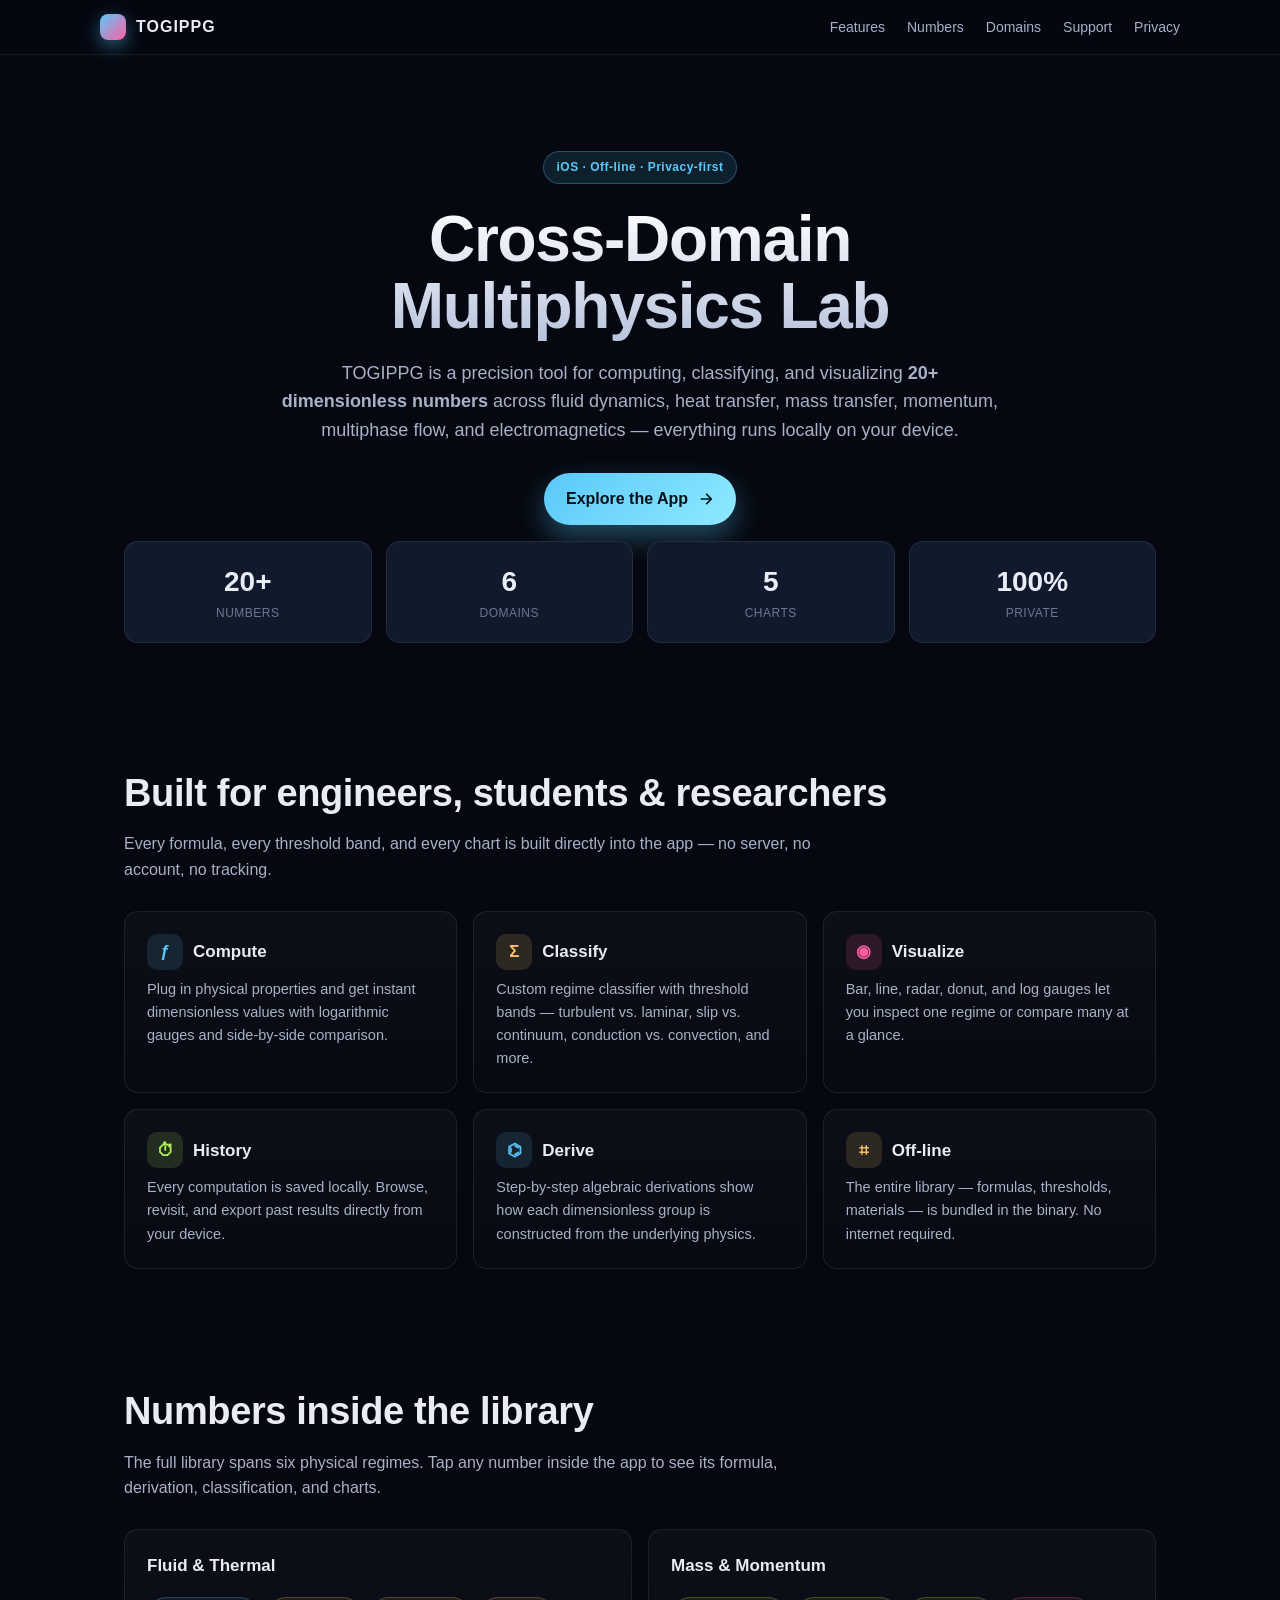
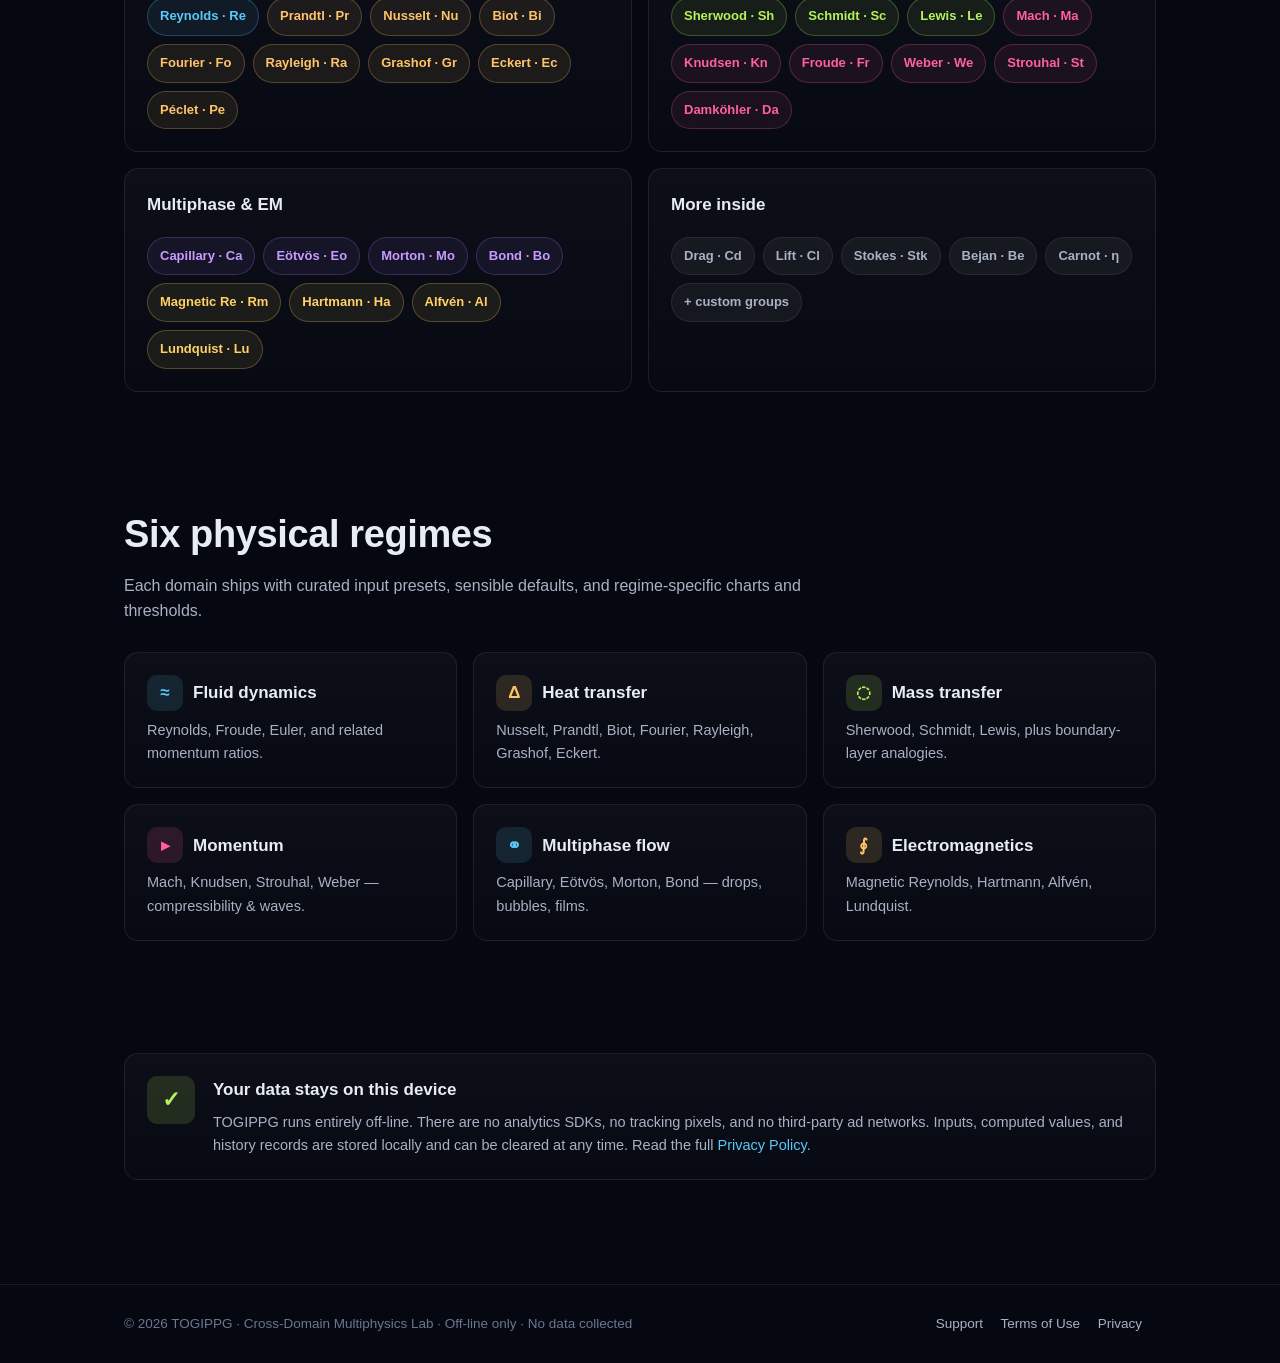
<file: index.html>
<!DOCTYPE html>
<html lang="en">
<head>
  <meta charset="UTF-8" />
  <meta name="viewport" content="width=device-width, initial-scale=1.0" />
  <title>TOGIPPG — Cross-Domain Multiphysics Dimensionless Number Lab</title>
  <meta name="description" content="Compute, classify, and visualize 20+ dimensionless numbers across fluid dynamics, heat transfer, mass transfer, momentum, multiphase flow, and electromagnetics. 100% off-line." />
  <meta name="theme-color" content="#050810" />
  <link rel="stylesheet" href="styles.css" />
</head>
<body>
  <div class="bg"></div>

  <header class="nav">
    <div class="wrap nav-inner">
      <a href="index.html" class="brand">
        <span class="dot"></span>
        TOGIPPG
      </a>
      <nav class="nav-links">
        <a href="#features">Features</a>
        <a href="#numbers">Numbers</a>
        <a href="#domains">Domains</a>
        <a href="support.html">Support</a>
        <a href="privacy.html">Privacy</a>
      </nav>
    </div>
  </header>

  <main class="wrap">
    <!-- Hero -->
    <section class="hero">
      <span class="kicker">iOS · Off-line · Privacy-first</span>
      <h1 class="headline">Cross-Domain<br />Multiphysics Lab</h1>
      <p class="lede">
        TOGIPPG is a precision tool for computing, classifying, and visualizing
        <strong>20+ dimensionless numbers</strong> across fluid dynamics, heat
        transfer, mass transfer, momentum, multiphase flow, and electromagnetics —
        everything runs locally on your device.
      </p>
      <a class="cta" href="#features">
        Explore the App
        <svg width="16" height="16" viewBox="0 0 24 24" fill="none" stroke="currentColor" stroke-width="2.5" stroke-linecap="round" stroke-linejoin="round"><path d="M5 12h14"/><path d="M13 5l7 7-7 7"/></svg>
      </a>

      <div class="stats">
        <div class="stat"><div class="v">20+</div><div class="l">Numbers</div></div>
        <div class="stat"><div class="v">6</div><div class="l">Domains</div></div>
        <div class="stat"><div class="v">5</div><div class="l">Charts</div></div>
        <div class="stat"><div class="v">100%</div><div class="l">Private</div></div>
      </div>
    </section>

    <!-- Features -->
    <section id="features">
      <h2>Built for engineers, students & researchers</h2>
      <p class="subhead">
        Every formula, every threshold band, and every chart is built directly into the app —
        no server, no account, no tracking.
      </p>

      <div class="grid cols-3">
        <div class="card">
          <h3><span class="icon">ƒ</span> Compute</h3>
          <p>Plug in physical properties and get instant dimensionless values with logarithmic gauges and side-by-side comparison.</p>
        </div>
        <div class="card">
          <h3><span class="icon amber">Σ</span> Classify</h3>
          <p>Custom regime classifier with threshold bands — turbulent vs. laminar, slip vs. continuum, conduction vs. convection, and more.</p>
        </div>
        <div class="card">
          <h3><span class="icon magenta">◉</span> Visualize</h3>
          <p>Bar, line, radar, donut, and log gauges let you inspect one regime or compare many at a glance.</p>
        </div>
        <div class="card">
          <h3><span class="icon lime">⏱</span> History</h3>
          <p>Every computation is saved locally. Browse, revisit, and export past results directly from your device.</p>
        </div>
        <div class="card">
          <h3><span class="icon">⌬</span> Derive</h3>
          <p>Step-by-step algebraic derivations show how each dimensionless group is constructed from the underlying physics.</p>
        </div>
        <div class="card">
          <h3><span class="icon amber">⌗</span> Off-line</h3>
          <p>The entire library — formulas, thresholds, materials — is bundled in the binary. No internet required.</p>
        </div>
      </div>
    </section>

    <!-- Numbers -->
    <section id="numbers">
      <h2>Numbers inside the library</h2>
      <p class="subhead">
        The full library spans six physical regimes. Tap any number inside the app
        to see its formula, derivation, classification, and charts.
      </p>

      <div class="grid cols-2">
        <div class="card">
          <h3>Fluid &amp; Thermal</h3>
          <div class="pills">
            <span class="pill fluid">Reynolds · Re</span>
            <span class="pill thermal">Prandtl · Pr</span>
            <span class="pill thermal">Nusselt · Nu</span>
            <span class="pill thermal">Biot · Bi</span>
            <span class="pill thermal">Fourier · Fo</span>
            <span class="pill thermal">Rayleigh · Ra</span>
            <span class="pill thermal">Grashof · Gr</span>
            <span class="pill thermal">Eckert · Ec</span>
            <span class="pill thermal">Péclet · Pe</span>
          </div>
        </div>
        <div class="card">
          <h3>Mass &amp; Momentum</h3>
          <div class="pills">
            <span class="pill mass">Sherwood · Sh</span>
            <span class="pill mass">Schmidt · Sc</span>
            <span class="pill mass">Lewis · Le</span>
            <span class="pill momentum">Mach · Ma</span>
            <span class="pill momentum">Knudsen · Kn</span>
            <span class="pill momentum">Froude · Fr</span>
            <span class="pill momentum">Weber · We</span>
            <span class="pill momentum">Strouhal · St</span>
            <span class="pill momentum">Damköhler · Da</span>
          </div>
        </div>
        <div class="card">
          <h3>Multiphase &amp; EM</h3>
          <div class="pills">
            <span class="pill flow">Capillary · Ca</span>
            <span class="pill flow">Eötvös · Eo</span>
            <span class="pill flow">Morton · Mo</span>
            <span class="pill flow">Bond · Bo</span>
            <span class="pill electromag">Magnetic Re · Rm</span>
            <span class="pill electromag">Hartmann · Ha</span>
            <span class="pill electromag">Alfvén · Al</span>
            <span class="pill electromag">Lundquist · Lu</span>
          </div>
        </div>
        <div class="card">
          <h3>More inside</h3>
          <div class="pills">
            <span class="pill">Drag · Cd</span>
            <span class="pill">Lift · Cl</span>
            <span class="pill">Stokes · Stk</span>
            <span class="pill">Bejan · Be</span>
            <span class="pill">Carnot · η</span>
            <span class="pill">+ custom groups</span>
          </div>
        </div>
      </div>
    </section>

    <!-- Domains -->
    <section id="domains">
      <h2>Six physical regimes</h2>
      <p class="subhead">
        Each domain ships with curated input presets, sensible defaults, and
        regime-specific charts and thresholds.
      </p>

      <div class="grid cols-3">
        <div class="card"><h3><span class="icon">≈</span> Fluid dynamics</h3><p>Reynolds, Froude, Euler, and related momentum ratios.</p></div>
        <div class="card"><h3><span class="icon amber">Δ</span> Heat transfer</h3><p>Nusselt, Prandtl, Biot, Fourier, Rayleigh, Grashof, Eckert.</p></div>
        <div class="card"><h3><span class="icon lime">◌</span> Mass transfer</h3><p>Sherwood, Schmidt, Lewis, plus boundary-layer analogies.</p></div>
        <div class="card"><h3><span class="icon magenta">▸</span> Momentum</h3><p>Mach, Knudsen, Strouhal, Weber — compressibility &amp; waves.</p></div>
        <div class="card"><h3><span class="icon">⚭</span> Multiphase flow</h3><p>Capillary, Eötvös, Morton, Bond — drops, bubbles, films.</p></div>
        <div class="card"><h3><span class="icon amber">∮</span> Electromagnetics</h3><p>Magnetic Reynolds, Hartmann, Alfvén, Lundquist.</p></div>
      </div>
    </section>

    <!-- Privacy callout -->
    <section>
      <div class="card" style="display:flex; gap:18px; align-items:flex-start; flex-wrap:wrap;">
        <div class="icon lime" style="width:48px; height:48px; font-size:22px;">✓</div>
        <div style="flex:1; min-width:240px;">
          <h3 style="margin-top:0;">Your data stays on this device</h3>
          <p>
            TOGIPPG runs entirely off-line. There are no analytics SDKs,
            no tracking pixels, and no third-party ad networks. Inputs,
            computed values, and history records are stored locally and
            can be cleared at any time. Read the full
            <a href="privacy.html">Privacy Policy</a>.
          </p>
        </div>
      </div>
    </section>
  </main>

  <footer>
    <div class="wrap foot-row">
      <div>© 2026 TOGIPPG · Cross-Domain Multiphysics Lab · Off-line only · No data collected</div>
      <div class="foot-links">
        <a href="support.html">Support</a>
        <a href="terms.html">Terms of Use</a>
        <a href="privacy.html">Privacy</a>
      </div>
    </div>
  </footer>
</body>
</html>
</file>
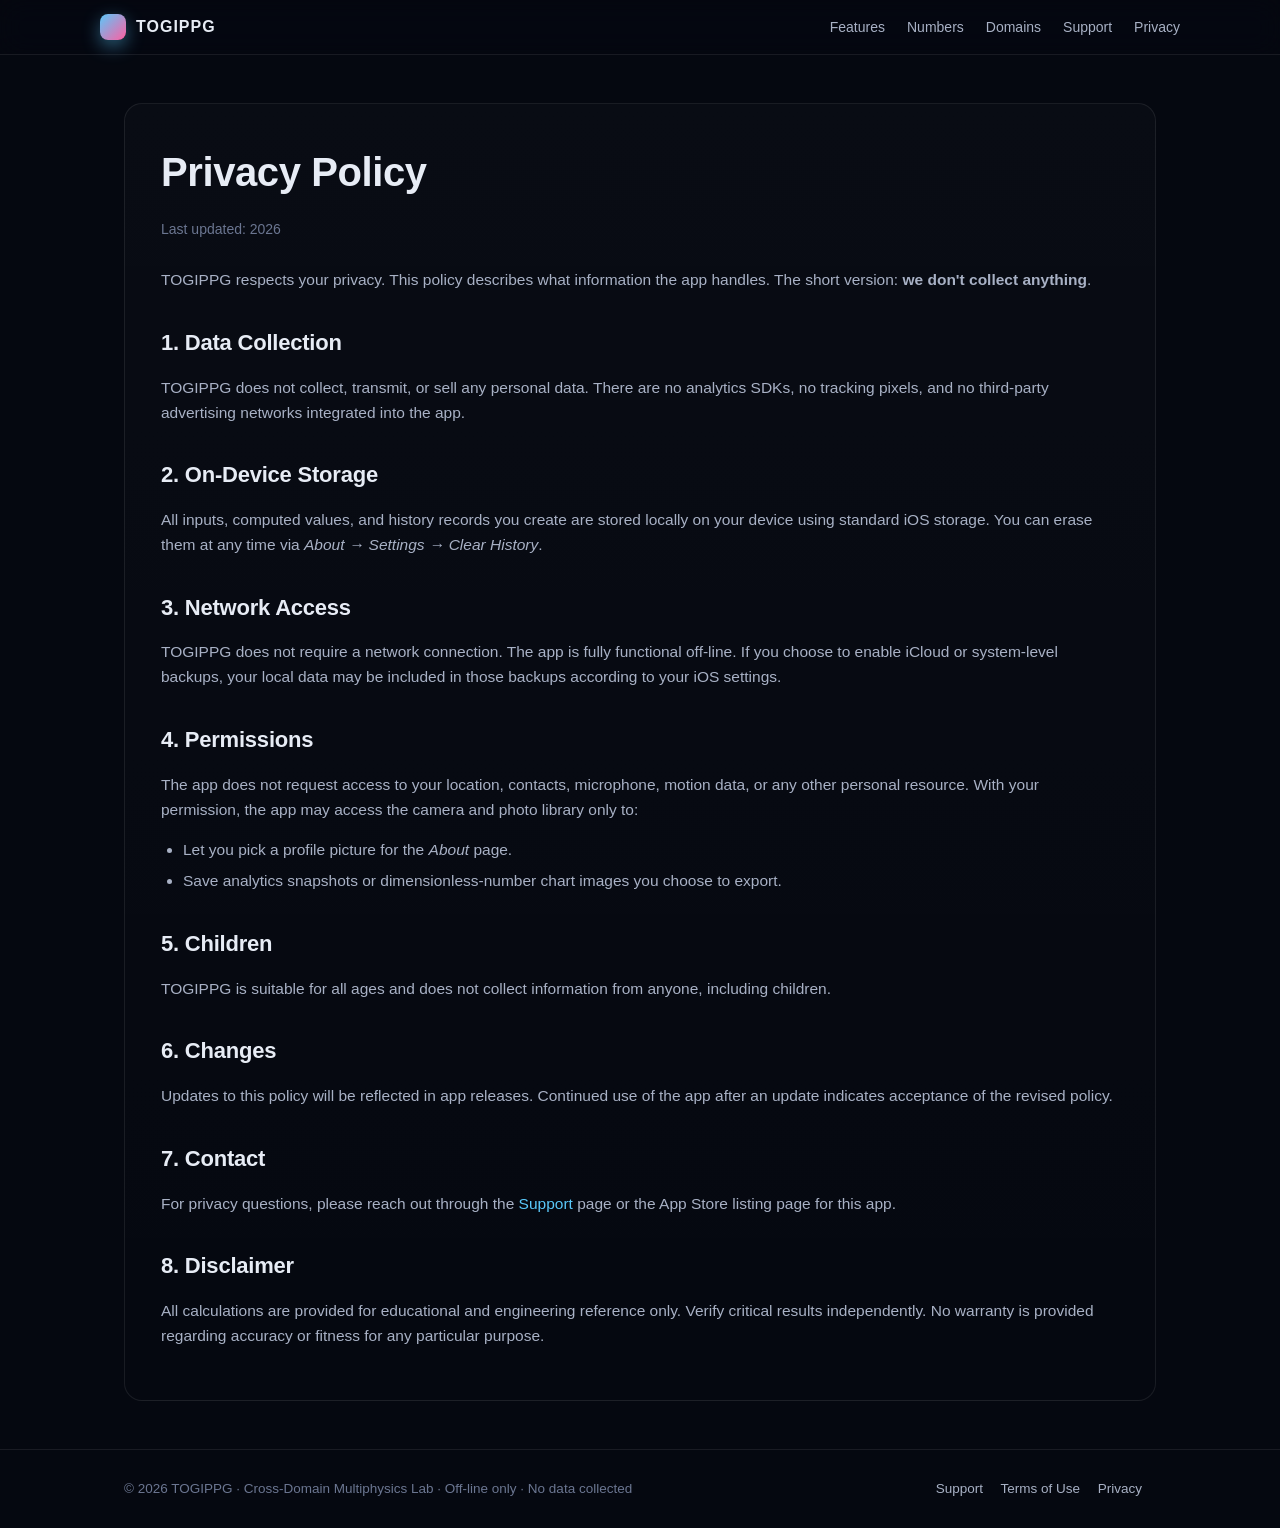
<file: privacy.html>
<!DOCTYPE html>
<html lang="en">
<head>
  <meta charset="UTF-8" />
  <meta name="viewport" content="width=device-width, initial-scale=1.0" />
  <title>Privacy Policy — TOGIPPG</title>
  <meta name="description" content="TOGIPPG privacy policy: what data the app handles, what it doesn't, and how to contact the developer." />
  <meta name="theme-color" content="#050810" />
  <link rel="stylesheet" href="styles.css" />
</head>
<body>
  <div class="bg"></div>

  <header class="nav">
    <div class="wrap nav-inner">
      <a href="index.html" class="brand">
        <span class="dot"></span>
        TOGIPPG
      </a>
      <nav class="nav-links">
        <a href="index.html#features">Features</a>
        <a href="index.html#numbers">Numbers</a>
        <a href="index.html#domains">Domains</a>
        <a href="support.html">Support</a>
        <a href="privacy.html">Privacy</a>
      </nav>
    </div>
  </header>

  <main class="wrap">
    <article class="article">
      <h1>Privacy Policy</h1>
      <p class="meta">Last updated: 2026</p>

      <p>
        TOGIPPG respects your privacy. This policy describes what information
        the app handles. The short version: <strong>we don't collect anything</strong>.
      </p>

      <h2>1. Data Collection</h2>
      <p>
        TOGIPPG does not collect, transmit, or sell any personal data. There are
        no analytics SDKs, no tracking pixels, and no third-party advertising
        networks integrated into the app.
      </p>

      <h2>2. On-Device Storage</h2>
      <p>
        All inputs, computed values, and history records you create are stored
        locally on your device using standard iOS storage. You can erase them
        at any time via <em>About → Settings → Clear History</em>.
      </p>

      <h2>3. Network Access</h2>
      <p>
        TOGIPPG does not require a network connection. The app is fully
        functional off-line. If you choose to enable iCloud or system-level
        backups, your local data may be included in those backups according to
        your iOS settings.
      </p>

      <h2>4. Permissions</h2>
      <p>
        The app does not request access to your location, contacts, microphone,
        motion data, or any other personal resource. With your permission, the
        app may access the camera and photo library only to:
      </p>
      <ul>
        <li>Let you pick a profile picture for the <em>About</em> page.</li>
        <li>Save analytics snapshots or dimensionless-number chart images you choose to export.</li>
      </ul>

      <h2>5. Children</h2>
      <p>
        TOGIPPG is suitable for all ages and does not collect information from
        anyone, including children.
      </p>

      <h2>6. Changes</h2>
      <p>
        Updates to this policy will be reflected in app releases. Continued use
        of the app after an update indicates acceptance of the revised policy.
      </p>

      <h2>7. Contact</h2>
      <p>
        For privacy questions, please reach out through the
        <a href="support.html">Support</a> page or the App Store listing page
        for this app.
      </p>

      <h2>8. Disclaimer</h2>
      <p>
        All calculations are provided for educational and engineering reference
        only. Verify critical results independently. No warranty is provided
        regarding accuracy or fitness for any particular purpose.
      </p>
    </article>
  </main>

  <footer>
    <div class="wrap foot-row">
      <div>© 2026 TOGIPPG · Cross-Domain Multiphysics Lab · Off-line only · No data collected</div>
      <div class="foot-links">
        <a href="support.html">Support</a>
        <a href="terms.html">Terms of Use</a>
        <a href="privacy.html">Privacy</a>
      </div>
    </div>
  </footer>
</body>
</html>
</file>
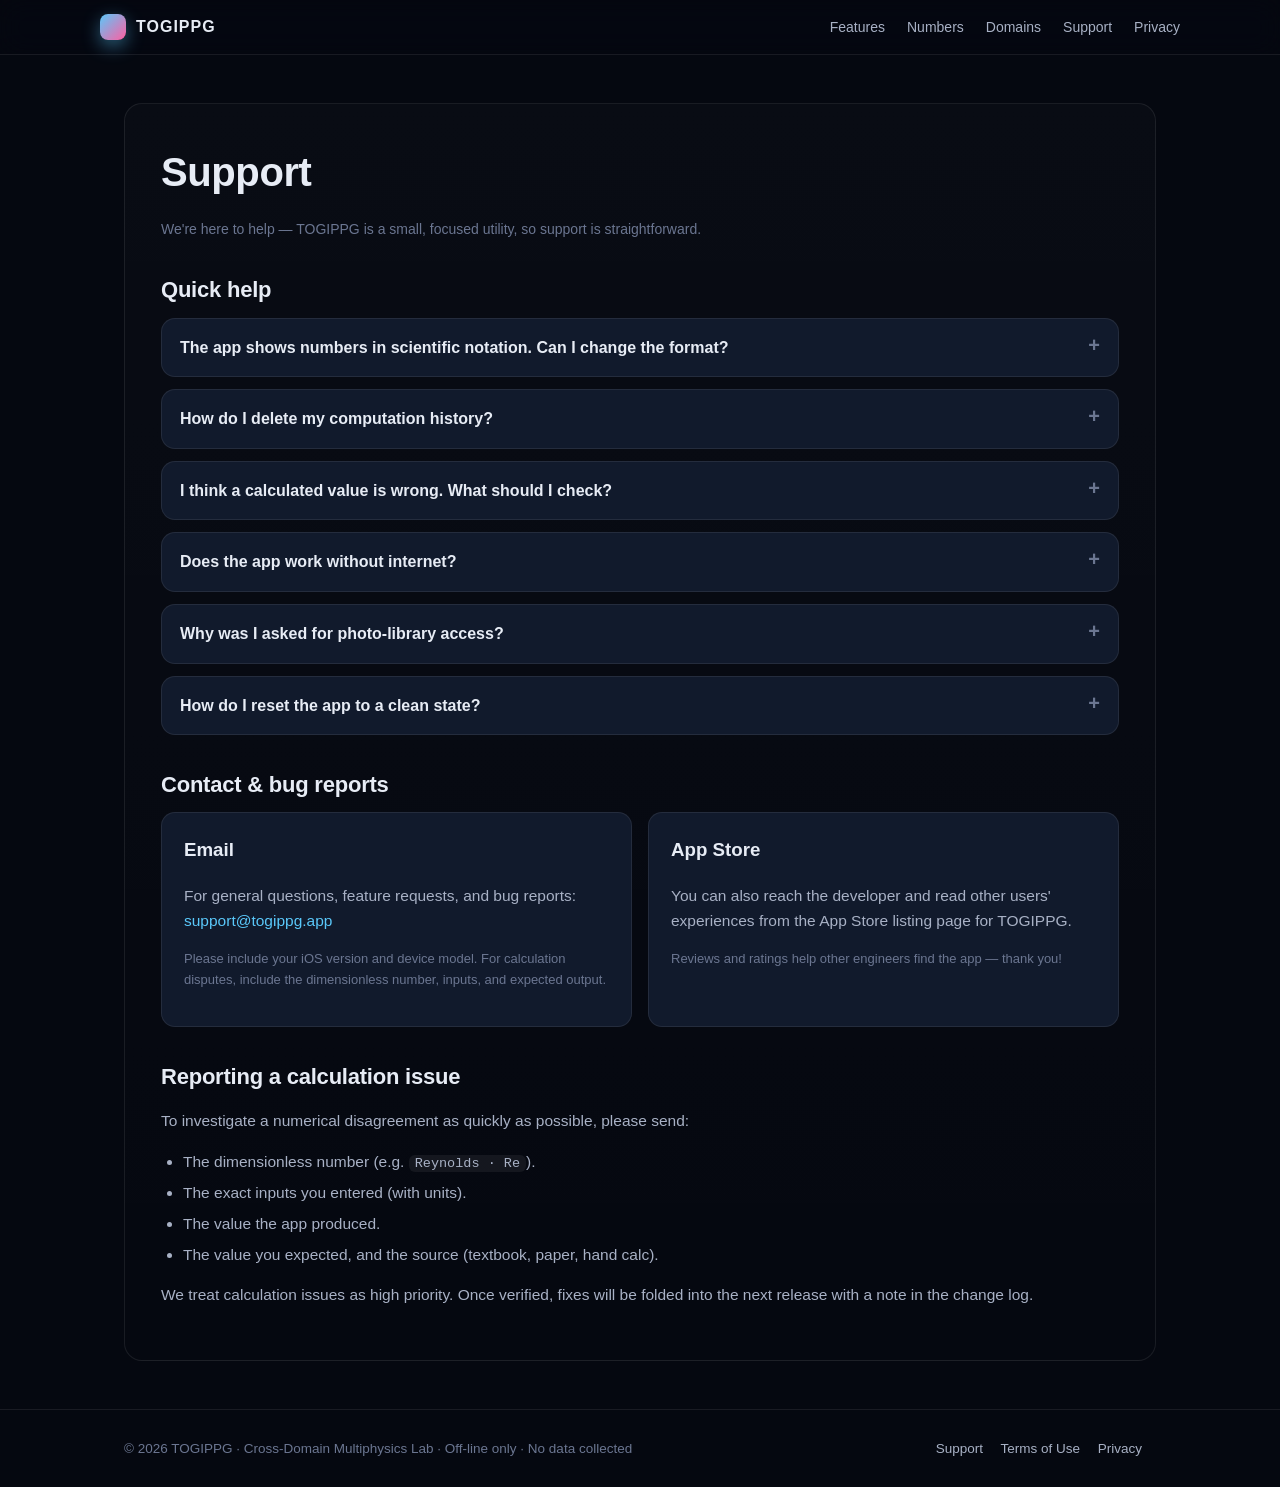
<file: support.html>
<!DOCTYPE html>
<html lang="en">
<head>
  <meta charset="UTF-8" />
  <meta name="viewport" content="width=device-width, initial-scale=1.0" />
  <title>Support — TOGIPPG</title>
  <meta name="description" content="Get help with TOGIPPG — the cross-domain multiphysics dimensionless number lab. FAQ, contact, and bug reporting." />
  <meta name="theme-color" content="#050810" />
  <link rel="stylesheet" href="styles.css" />
</head>
<body>
  <div class="bg"></div>

  <header class="nav">
    <div class="wrap nav-inner">
      <a href="index.html" class="brand">
        <span class="dot"></span>
        TOGIPPG
      </a>
      <nav class="nav-links">
        <a href="index.html#features">Features</a>
        <a href="index.html#numbers">Numbers</a>
        <a href="index.html#domains">Domains</a>
        <a href="support.html">Support</a>
        <a href="privacy.html">Privacy</a>
      </nav>
    </div>
  </header>

  <main class="wrap">
    <article class="article">
      <h1>Support</h1>
      <p class="meta">We're here to help — TOGIPPG is a small, focused utility, so support is straightforward.</p>

      <h2>Quick help</h2>

      <details class="faq-item">
        <summary>The app shows numbers in scientific notation. Can I change the format?</summary>
        <div class="body">
          Yes. Open <em>About → Settings → Default Precision</em> and choose a different precision
          (e.g. <code>3 sig figs</code>, <code>Scientific</code>, <code>Engineering</code>).
          The new format applies to all subsequent displays.
        </div>
      </details>

      <details class="faq-item">
        <summary>How do I delete my computation history?</summary>
        <div class="body">
          Open <em>About → Settings → Clear History</em> and confirm. This permanently
          removes all saved entries from your device. The operation cannot be undone.
        </div>
      </details>

      <details class="faq-item">
        <summary>I think a calculated value is wrong. What should I check?</summary>
        <div class="body">
          Most errors come from unit mismatches (e.g. mixing <code>mm</code> with <code>m</code>)
          or missing material properties. Double-check that every input is in the base SI unit
          shown beneath each field. If the formula itself looks off, please report it via the
          contact methods below — include the dimensionless number, the formula, your inputs,
          and the expected vs. observed value.
        </div>
      </details>

      <details class="faq-item">
        <summary>Does the app work without internet?</summary>
        <div class="body">
          Yes. TOGIPPG is fully off-line. All formulas, thresholds, charts, and UI assets are
          bundled in the binary. If you notice any network traffic, please report it — that
          would be a bug.
        </div>
      </details>

      <details class="faq-item">
        <summary>Why was I asked for photo-library access?</summary>
        <div class="body">
          Only if you choose to set a custom profile picture on the <em>About</em> page or
          export a chart snapshot. The permission is not requested for any other purpose.
          See our <a href="privacy.html">Privacy Policy</a> for the full list of permissions.
        </div>
      </details>

      <details class="faq-item">
        <summary>How do I reset the app to a clean state?</summary>
        <div class="body">
          You can clear history from inside the app
          (<em>About → Settings → Clear History</em>), or remove and reinstall the app
          from your device to also clear all preferences.
        </div>
      </details>

      <h2>Contact &amp; bug reports</h2>
      <div class="grid cols-2">
        <div class="contact-card">
          <h3>Email</h3>
          <p>
            For general questions, feature requests, and bug reports:<br />
            <a href="mailto:support@togippg.app">support@togippg.app</a>
          </p>
          <p style="color: var(--text-mute); font-size: 13px;">
            Please include your iOS version and device model. For calculation disputes,
            include the dimensionless number, inputs, and expected output.
          </p>
        </div>
        <div class="contact-card">
          <h3>App Store</h3>
          <p>
            You can also reach the developer and read other users' experiences
            from the App Store listing page for TOGIPPG.
          </p>
          <p style="color: var(--text-mute); font-size: 13px;">
            Reviews and ratings help other engineers find the app — thank you!
          </p>
        </div>
      </div>

      <h2>Reporting a calculation issue</h2>
      <p>
        To investigate a numerical disagreement as quickly as possible, please send:
      </p>
      <ul>
        <li>The dimensionless number (e.g. <code>Reynolds · Re</code>).</li>
        <li>The exact inputs you entered (with units).</li>
        <li>The value the app produced.</li>
        <li>The value you expected, and the source (textbook, paper, hand calc).</li>
      </ul>
      <p>
        We treat calculation issues as high priority. Once verified, fixes will be
        folded into the next release with a note in the change log.
      </p>
    </article>
  </main>

  <footer>
    <div class="wrap foot-row">
      <div>© 2026 TOGIPPG · Cross-Domain Multiphysics Lab · Off-line only · No data collected</div>
      <div class="foot-links">
        <a href="support.html">Support</a>
        <a href="terms.html">Terms of Use</a>
        <a href="privacy.html">Privacy</a>
      </div>
    </div>
  </footer>
</body>
</html>
</file>
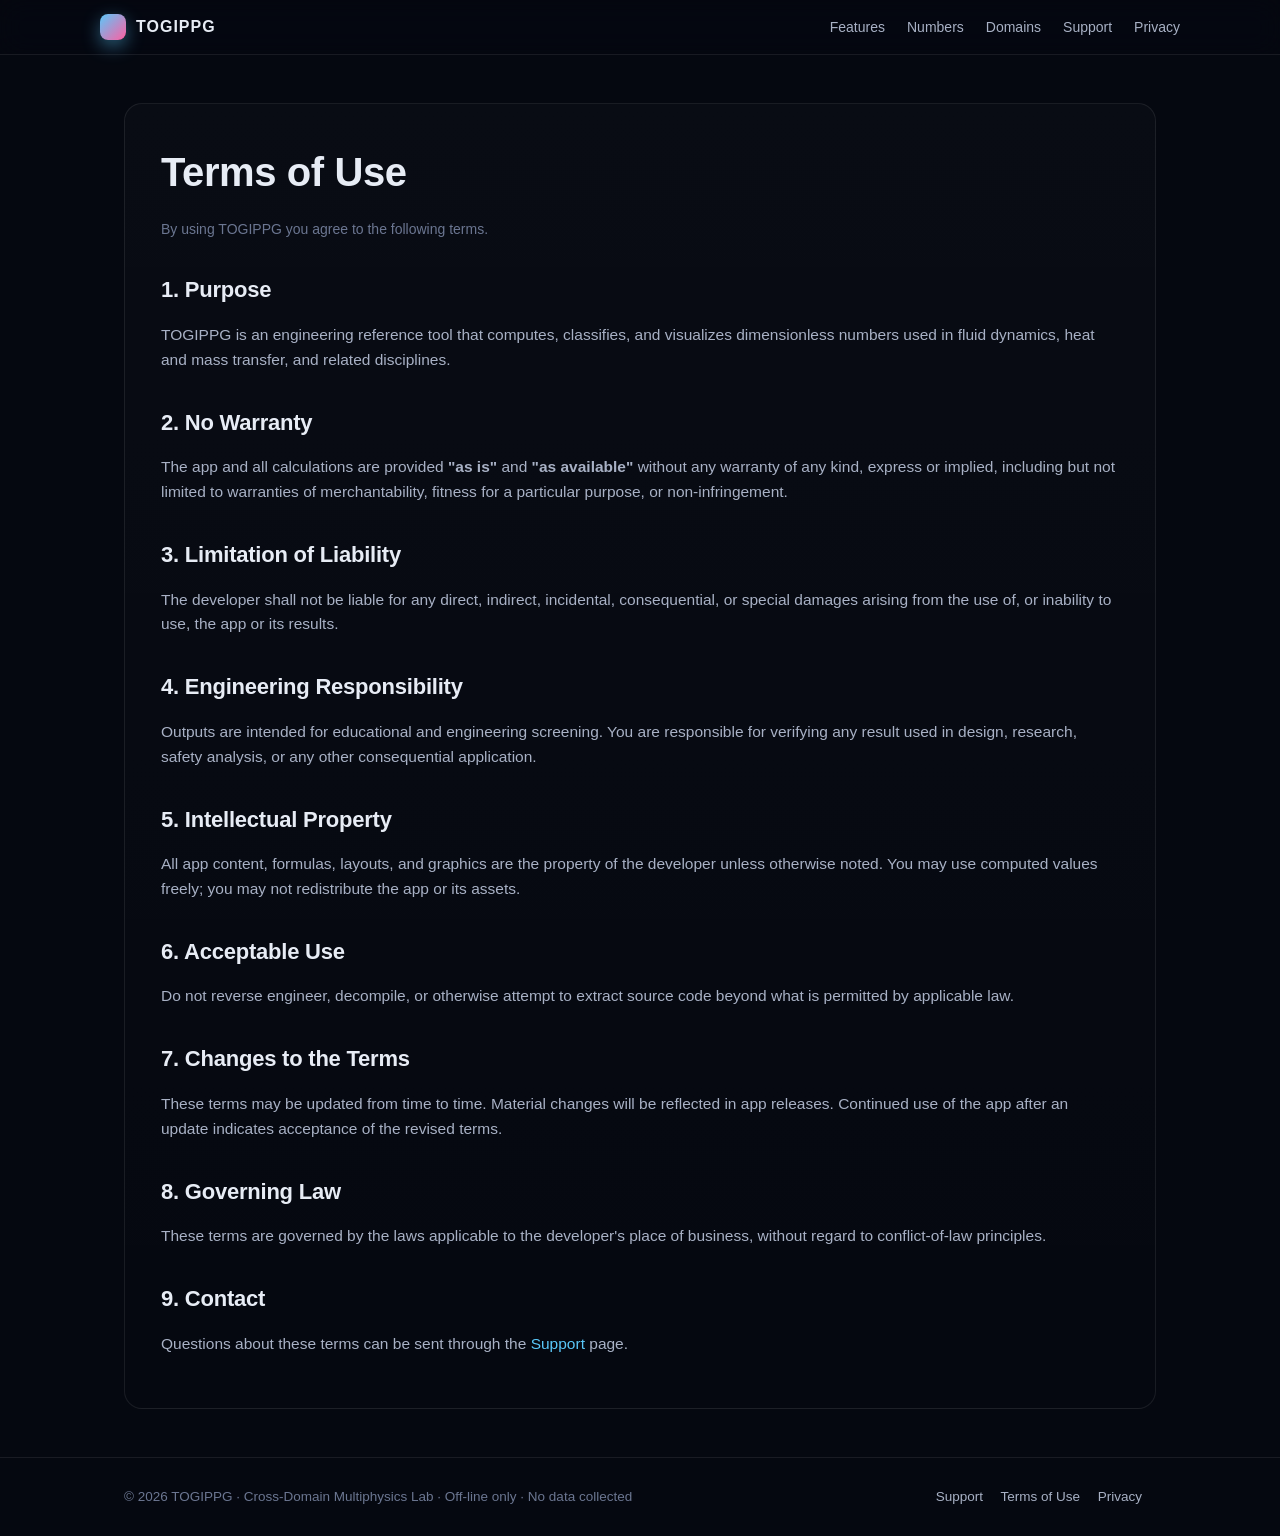
<file: terms.html>
<!DOCTYPE html>
<html lang="en">
<head>
  <meta charset="UTF-8" />
  <meta name="viewport" content="width=device-width, initial-scale=1.0" />
  <title>Terms of Use — TOGIPPG</title>
  <meta name="description" content="Terms of Use for TOGIPPG — the cross-domain multiphysics dimensionless number lab." />
  <meta name="theme-color" content="#050810" />
  <link rel="stylesheet" href="styles.css" />
</head>
<body>
  <div class="bg"></div>

  <header class="nav">
    <div class="wrap nav-inner">
      <a href="index.html" class="brand">
        <span class="dot"></span>
        TOGIPPG
      </a>
      <nav class="nav-links">
        <a href="index.html#features">Features</a>
        <a href="index.html#numbers">Numbers</a>
        <a href="index.html#domains">Domains</a>
        <a href="support.html">Support</a>
        <a href="privacy.html">Privacy</a>
      </nav>
    </div>
  </header>

  <main class="wrap">
    <article class="article">
      <h1>Terms of Use</h1>
      <p class="meta">By using TOGIPPG you agree to the following terms.</p>

      <h2>1. Purpose</h2>
      <p>
        TOGIPPG is an engineering reference tool that computes, classifies, and
        visualizes dimensionless numbers used in fluid dynamics, heat and mass
        transfer, and related disciplines.
      </p>

      <h2>2. No Warranty</h2>
      <p>
        The app and all calculations are provided <strong>"as is"</strong> and
        <strong>"as available"</strong> without any warranty of any kind, express
        or implied, including but not limited to warranties of merchantability,
        fitness for a particular purpose, or non-infringement.
      </p>

      <h2>3. Limitation of Liability</h2>
      <p>
        The developer shall not be liable for any direct, indirect, incidental,
        consequential, or special damages arising from the use of, or inability
        to use, the app or its results.
      </p>

      <h2>4. Engineering Responsibility</h2>
      <p>
        Outputs are intended for educational and engineering screening. You are
        responsible for verifying any result used in design, research, safety
        analysis, or any other consequential application.
      </p>

      <h2>5. Intellectual Property</h2>
      <p>
        All app content, formulas, layouts, and graphics are the property of the
        developer unless otherwise noted. You may use computed values freely;
        you may not redistribute the app or its assets.
      </p>

      <h2>6. Acceptable Use</h2>
      <p>
        Do not reverse engineer, decompile, or otherwise attempt to extract
        source code beyond what is permitted by applicable law.
      </p>

      <h2>7. Changes to the Terms</h2>
      <p>
        These terms may be updated from time to time. Material changes will be
        reflected in app releases. Continued use of the app after an update
        indicates acceptance of the revised terms.
      </p>

      <h2>8. Governing Law</h2>
      <p>
        These terms are governed by the laws applicable to the developer's place
        of business, without regard to conflict-of-law principles.
      </p>

      <h2>9. Contact</h2>
      <p>
        Questions about these terms can be sent through the
        <a href="support.html">Support</a> page.
      </p>
    </article>
  </main>

  <footer>
    <div class="wrap foot-row">
      <div>© 2026 TOGIPPG · Cross-Domain Multiphysics Lab · Off-line only · No data collected</div>
      <div class="foot-links">
        <a href="support.html">Support</a>
        <a href="terms.html">Terms of Use</a>
        <a href="privacy.html">Privacy</a>
      </div>
    </div>
  </footer>
</body>
</html>
</file>
<file: styles.css>
/* TOGIPPG website — shared styles */

:root {
  --bg: #050810;
  --bg-2: #0b1220;
  --surface: #111a2c;
  --surface-alt: #16223a;
  --border: rgba(255, 255, 255, 0.08);
  --text: #e7ecf5;
  --text-soft: #a8b1c5;
  --text-mute: #6b7691;
  --accent: #5ac8fa;
  --accent-2: #ff5fa2;
  --lime: #b5f25c;
  --amber: #ffc46b;
  --radius: 14px;
  --shadow: 0 20px 50px rgba(0, 0, 0, 0.45);
}

* { box-sizing: border-box; }

html, body {
  margin: 0;
  padding: 0;
  background: var(--bg);
  color: var(--text);
  font-family: -apple-system, BlinkMacSystemFont, "SF Pro Display", "Segoe UI",
               Roboto, Helvetica, Arial, sans-serif;
  line-height: 1.6;
  -webkit-font-smoothing: antialiased;
}

a { color: var(--accent); text-decoration: none; }
a:hover { text-decoration: underline; }

/* ---------- Background ---------- */
.bg {
  position: fixed;
  inset: 0;
  z-index: -1;
  background:
    radial-gradient(1100px 700px at 10% -10%, rgba(90, 200, 250, 0.18), transparent 60%),
    radial-gradient(900px 600px at 100% 0%, rgba(255, 95, 162, 0.14), transparent 60%),
    radial-gradient(1200px 700px at 50% 110%, rgba(181, 242, 92, 0.10), transparent 60%),
    linear-gradient(180deg, #060912 0%, #050810 60%, #03060c 100%);
}

.bg::after {
  content: "";
  position: absolute;
  inset: 0;
  background-image:
    linear-gradient(rgba(255, 255, 255, 0.025) 1px, transparent 1px),
    linear-gradient(90deg, rgba(255, 255, 255, 0.025) 1px, transparent 1px);
  background-size: 44px 44px;
  mask-image: radial-gradient(ellipse at center, #000 30%, transparent 75%);
  opacity: 0.5;
  pointer-events: none;
}

/* ---------- Layout ---------- */
.wrap {
  max-width: 1080px;
  margin: 0 auto;
  padding: 0 24px;
}

header.nav {
  position: sticky;
  top: 0;
  z-index: 50;
  backdrop-filter: saturate(140%) blur(14px);
  -webkit-backdrop-filter: saturate(140%) blur(14px);
  background: rgba(5, 8, 16, 0.6);
  border-bottom: 1px solid var(--border);
}
.nav-inner {
  display: flex;
  align-items: center;
  justify-content: space-between;
  padding: 14px 0;
}
.brand {
  display: flex;
  align-items: center;
  gap: 10px;
  font-weight: 800;
  letter-spacing: 1px;
  color: var(--text);
}
.brand .dot {
  width: 26px;
  height: 26px;
  border-radius: 8px;
  background: linear-gradient(135deg, var(--accent), var(--accent-2));
  box-shadow: 0 6px 18px rgba(90, 200, 250, 0.45);
}
.nav-links {
  display: flex;
  gap: 22px;
  font-size: 14px;
}
.nav-links a { color: var(--text-soft); }
.nav-links a:hover { color: var(--text); text-decoration: none; }

/* ---------- Hero ---------- */
.hero {
  padding: 96px 0 64px;
  text-align: center;
}
.kicker {
  display: inline-block;
  padding: 6px 12px;
  border-radius: 999px;
  font-size: 12px;
  font-weight: 600;
  letter-spacing: 0.5px;
  color: var(--accent);
  background: rgba(90, 200, 250, 0.12);
  border: 1px solid rgba(90, 200, 250, 0.3);
  margin-bottom: 22px;
}
h1.headline {
  font-size: clamp(40px, 6vw, 64px);
  line-height: 1.05;
  letter-spacing: -0.02em;
  margin: 0 0 18px;
  font-weight: 800;
  background: linear-gradient(180deg, #ffffff 0%, #b8c4dd 100%);
  -webkit-background-clip: text;
  background-clip: text;
  color: transparent;
}
.lede {
  max-width: 720px;
  margin: 0 auto 28px;
  color: var(--text-soft);
  font-size: 18px;
}
.cta {
  display: inline-flex;
  align-items: center;
  gap: 10px;
  padding: 13px 22px;
  border-radius: 999px;
  font-weight: 700;
  color: #061018;
  background: linear-gradient(135deg, var(--accent), #8feaff);
  box-shadow: 0 12px 28px rgba(90, 200, 250, 0.35);
  transition: transform 0.15s ease;
}
.cta:hover { transform: translateY(-1px); text-decoration: none; }

/* ---------- Sections ---------- */
section {
  padding: 56px 0;
}
h2 {
  font-size: clamp(28px, 3.4vw, 38px);
  letter-spacing: -0.01em;
  margin: 0 0 8px;
  font-weight: 800;
}
.subhead {
  color: var(--text-soft);
  margin: 0 0 28px;
  max-width: 720px;
}

.grid {
  display: grid;
  gap: 16px;
}
.grid.cols-3 { grid-template-columns: repeat(3, 1fr); }
.grid.cols-4 { grid-template-columns: repeat(4, 1fr); }
.grid.cols-2 { grid-template-columns: repeat(2, 1fr); }

@media (max-width: 880px) {
  .grid.cols-3, .grid.cols-4, .grid.cols-2 { grid-template-columns: 1fr; }
  .nav-links { display: none; }
}

.card {
  background: linear-gradient(180deg, rgba(255,255,255,0.03), rgba(255,255,255,0.01));
  border: 1px solid var(--border);
  border-radius: var(--radius);
  padding: 22px;
  transition: border-color 0.2s ease, transform 0.2s ease;
}
.card:hover {
  border-color: rgba(90, 200, 250, 0.35);
  transform: translateY(-2px);
}
.card h3 {
  margin: 0 0 8px;
  font-size: 17px;
  font-weight: 700;
  display: flex;
  align-items: center;
  gap: 10px;
}
.card p {
  margin: 0;
  color: var(--text-soft);
  font-size: 14.5px;
}

.icon {
  width: 36px;
  height: 36px;
  border-radius: 10px;
  display: inline-flex;
  align-items: center;
  justify-content: center;
  background: rgba(90, 200, 250, 0.12);
  color: var(--accent);
  font-weight: 700;
}
.icon.amber { background: rgba(255, 196, 107, 0.14); color: var(--amber); }
.icon.magenta { background: rgba(255, 95, 162, 0.14); color: var(--accent-2); }
.icon.lime { background: rgba(181, 242, 92, 0.14); color: var(--lime); }

/* ---------- Stat strip ---------- */
.stats {
  display: grid;
  grid-template-columns: repeat(4, 1fr);
  gap: 14px;
  margin-top: 16px;
}
@media (max-width: 720px) {
  .stats { grid-template-columns: repeat(2, 1fr); }
}
.stat {
  background: var(--surface);
  border: 1px solid var(--border);
  border-radius: var(--radius);
  padding: 18px;
  text-align: center;
}
.stat .v {
  font-size: 28px;
  font-weight: 800;
  color: var(--text);
}
.stat .l {
  font-size: 12px;
  color: var(--text-mute);
  text-transform: uppercase;
  letter-spacing: 0.5px;
}

/* ---------- Number pills ---------- */
.pills {
  display: flex;
  flex-wrap: wrap;
  gap: 8px;
  margin-top: 18px;
}
.pill {
  padding: 8px 12px;
  border-radius: 999px;
  font-size: 13px;
  font-weight: 600;
  background: rgba(255, 255, 255, 0.05);
  border: 1px solid var(--border);
  color: var(--text-soft);
}
.pill.fluid      { color: var(--accent);  background: rgba(90, 200, 250, 0.08); border-color: rgba(90, 200, 250, 0.25); }
.pill.thermal    { color: var(--amber);   background: rgba(255, 196, 107, 0.08); border-color: rgba(255, 196, 107, 0.25); }
.pill.mass       { color: var(--lime);    background: rgba(181, 242, 92, 0.08); border-color: rgba(181, 242, 92, 0.25); }
.pill.momentum   { color: var(--accent-2); background: rgba(255, 95, 162, 0.08); border-color: rgba(255, 95, 162, 0.25); }
.pill.flow       { color: #c79bff;        background: rgba(160, 120, 255, 0.08); border-color: rgba(160, 120, 255, 0.25); }
.pill.electromag { color: #ffd166;        background: rgba(255, 209, 102, 0.08); border-color: rgba(255, 209, 102, 0.25); }

/* ---------- Article (privacy / terms / support) ---------- */
.article {
  background: linear-gradient(180deg, rgba(255,255,255,0.02), rgba(255,255,255,0.005));
  border: 1px solid var(--border);
  border-radius: 18px;
  padding: 36px;
  margin: 48px 0;
}
.article h1 {
  font-size: clamp(30px, 4vw, 40px);
  margin: 0 0 8px;
  letter-spacing: -0.01em;
}
.article .meta { color: var(--text-mute); margin-bottom: 28px; font-size: 14px; }
.article h2 {
  font-size: 22px;
  margin-top: 32px;
  margin-bottom: 10px;
}
.article p, .article li { color: var(--text-soft); font-size: 15.5px; }
.article ul, .article ol { padding-left: 22px; }
.article li { margin: 6px 0; }
.article code {
  background: rgba(255,255,255,0.06);
  padding: 1px 6px;
  border-radius: 6px;
  font-size: 13.5px;
}

/* ---------- Footer ---------- */
footer {
  border-top: 1px solid var(--border);
  padding: 28px 0;
  margin-top: 48px;
  color: var(--text-mute);
  font-size: 13.5px;
}
.foot-row {
  display: flex;
  flex-wrap: wrap;
  gap: 16px;
  justify-content: space-between;
  align-items: center;
}
.foot-links a { color: var(--text-soft); margin-right: 14px; }

/* ---------- FAQ ---------- */
.faq-item {
  border: 1px solid var(--border);
  border-radius: var(--radius);
  background: var(--surface);
  margin-bottom: 12px;
}
.faq-item summary {
  cursor: pointer;
  padding: 16px 18px;
  font-weight: 600;
  list-style: none;
}
.faq-item summary::-webkit-details-marker { display: none; }
.faq-item summary::after {
  content: "+";
  float: right;
  color: var(--text-mute);
  font-size: 20px;
  line-height: 1;
}
.faq-item[open] summary::after { content: "−"; }
.faq-item .body {
  padding: 0 18px 16px;
  color: var(--text-soft);
  font-size: 14.5px;
}

/* ---------- Support ---------- */
.contact-card {
  background: var(--surface);
  border: 1px solid var(--border);
  border-radius: var(--radius);
  padding: 22px;
}
.contact-card h3 { margin-top: 0; }
</file>
